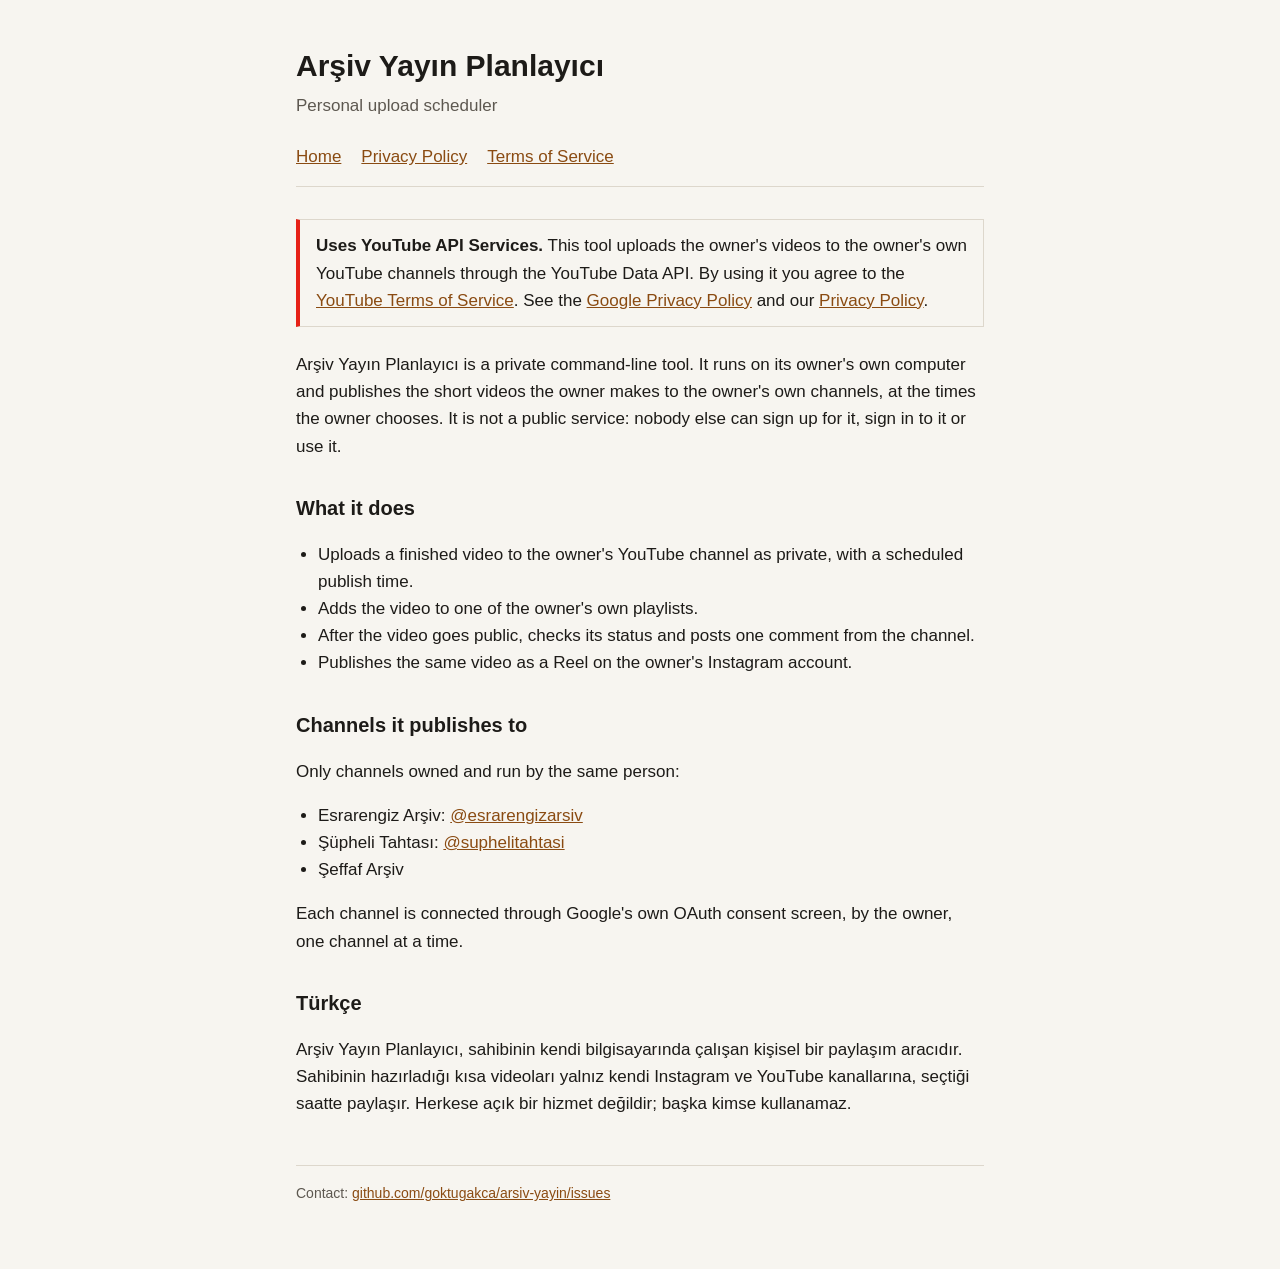
<file: index.html>
<!doctype html>
<html lang="en">
<head>
<meta charset="utf-8">
<meta name="viewport" content="width=device-width, initial-scale=1">
<title>Arşiv Yayın Planlayıcı</title>
<meta name="description" content="A personal tool that schedules the owner's own short videos on the owner's own Instagram and YouTube channels.">
<link rel="stylesheet" href="style.css">
</head>
<body>
<main>
  <h1>Arşiv Yayın Planlayıcı</h1>
  <p class="alt">Personal upload scheduler</p>
  <nav>
    <a href="./">Home</a>
    <a href="privacy.html">Privacy Policy</a>
    <a href="terms.html">Terms of Service</a>
  </nav>

  <section class="yt">
    <strong>Uses YouTube API Services.</strong> This tool uploads the owner's videos to the owner's own YouTube channels through the YouTube Data API.
    By using it you agree to the <a href="https://www.youtube.com/t/terms">YouTube Terms of Service</a>.
    See the <a href="https://policies.google.com/privacy">Google Privacy Policy</a> and our <a href="privacy.html">Privacy Policy</a>.
  </section>

  <p>Arşiv Yayın Planlayıcı is a private command-line tool. It runs on its owner's own computer and publishes the short videos the owner makes to the owner's own channels, at the times the owner chooses. It is not a public service: nobody else can sign up for it, sign in to it or use it.</p>

  <h2>What it does</h2>
  <ul>
    <li>Uploads a finished video to the owner's YouTube channel as private, with a scheduled publish time.</li>
    <li>Adds the video to one of the owner's own playlists.</li>
    <li>After the video goes public, checks its status and posts one comment from the channel.</li>
    <li>Publishes the same video as a Reel on the owner's Instagram account.</li>
  </ul>

  <h2>Channels it publishes to</h2>
  <p>Only channels owned and run by the same person:</p>
  <ul>
    <li>Esrarengiz Arşiv: <a href="https://www.instagram.com/esrarengizarsiv/">@esrarengizarsiv</a></li>
    <li>Şüpheli Tahtası: <a href="https://www.instagram.com/suphelitahtasi/">@suphelitahtasi</a></li>
    <li>Şeffaf Arşiv</li>
  </ul>
  <p>Each channel is connected through Google's own OAuth consent screen, by the owner, one channel at a time.</p>

  <h2>Türkçe</h2>
  <p>Arşiv Yayın Planlayıcı, sahibinin kendi bilgisayarında çalışan kişisel bir paylaşım aracıdır. Sahibinin hazırladığı kısa videoları yalnız kendi Instagram ve YouTube kanallarına, seçtiği saatte paylaşır. Herkese açık bir hizmet değildir; başka kimse kullanamaz.</p>

  <footer>
    Contact: <a href="https://github.com/goktugakca/arsiv-yayin/issues">github.com/goktugakca/arsiv-yayin/issues</a>
  </footer>
</main>
</body>
</html>
</file>
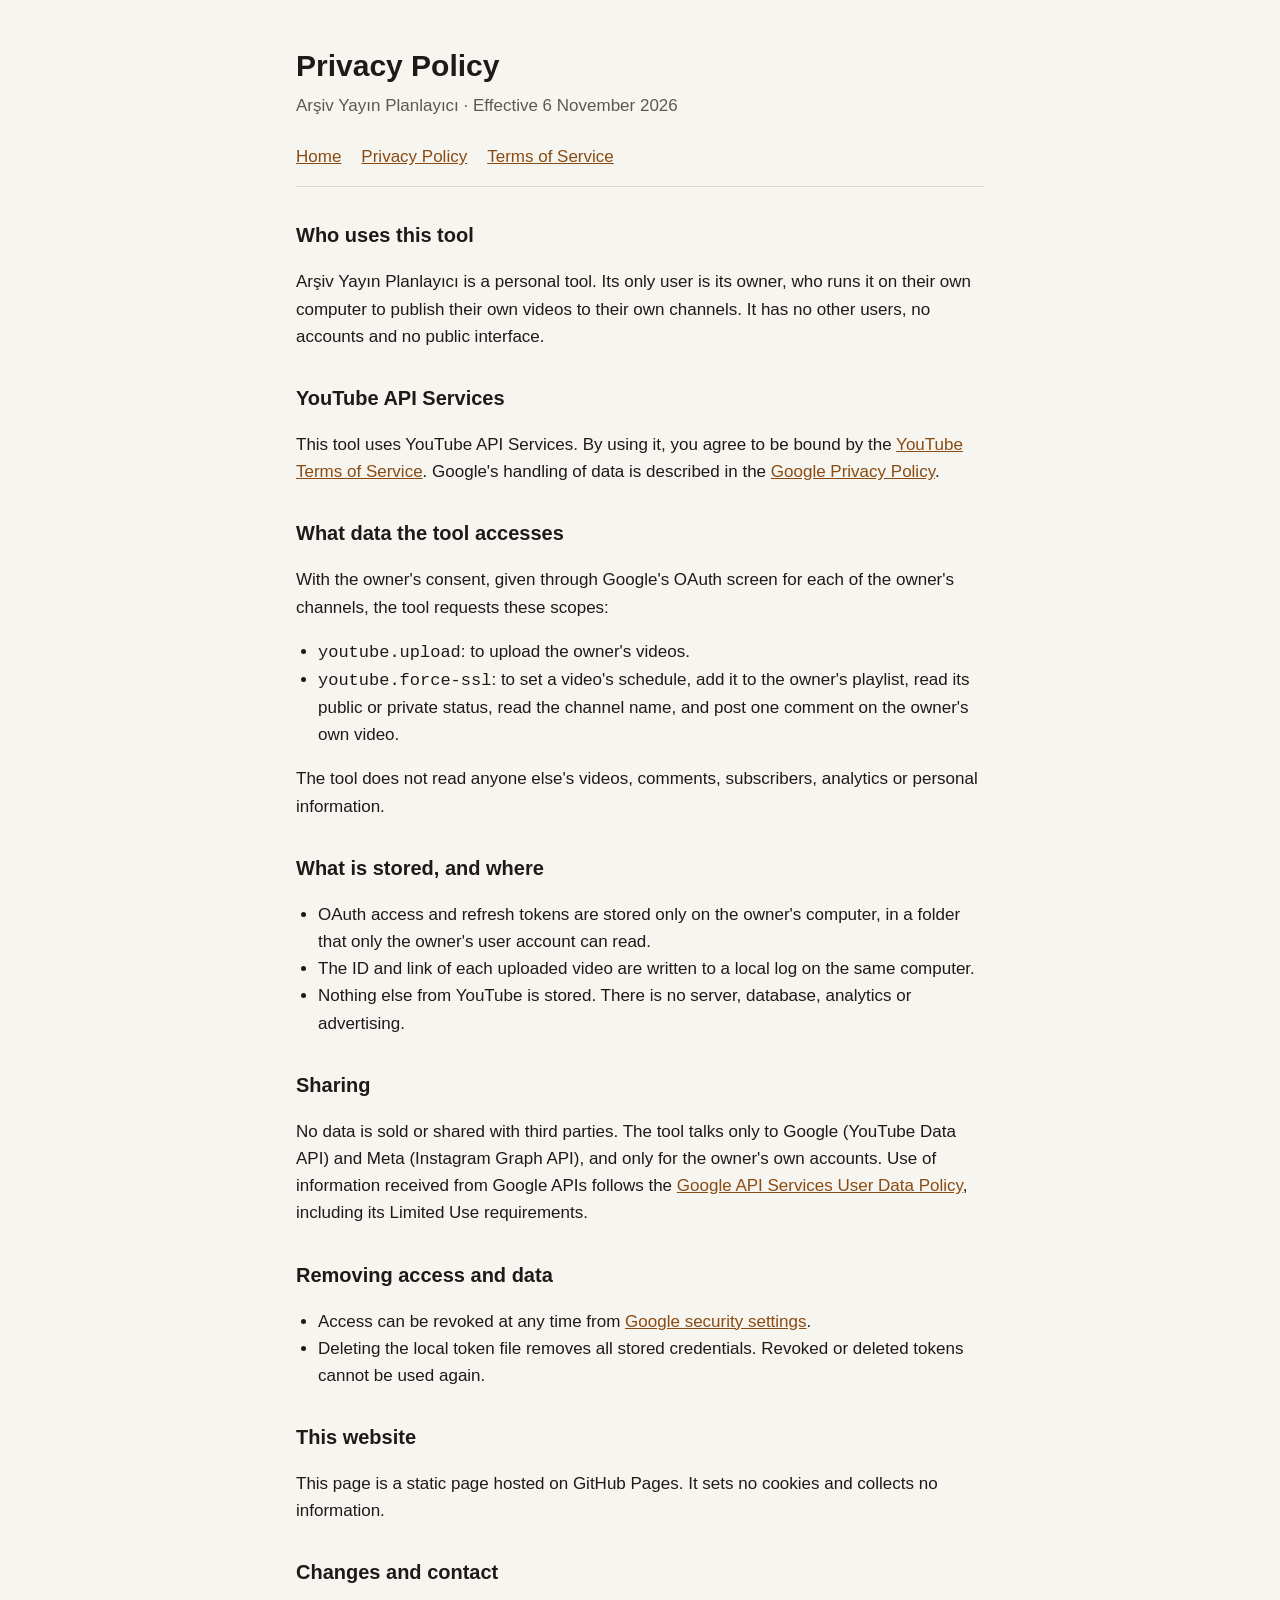
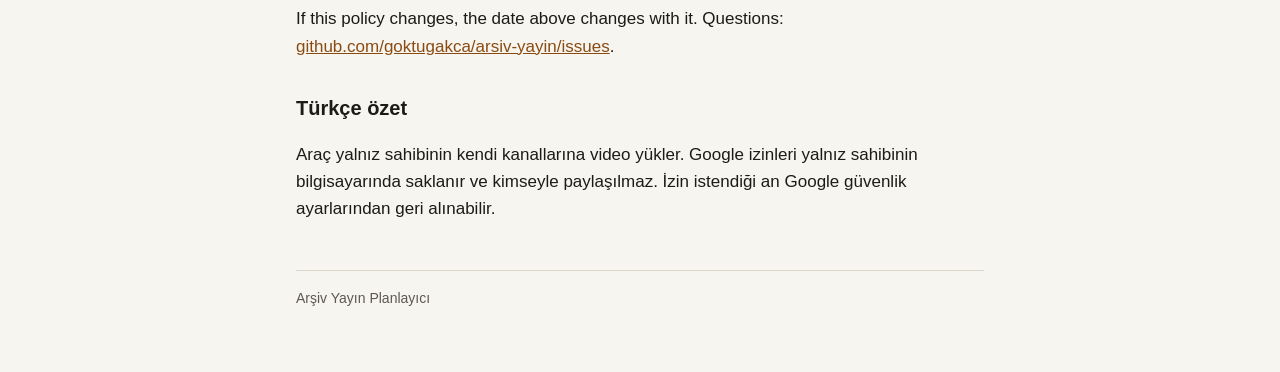
<file: privacy.html>
<!doctype html>
<html lang="en">
<head>
<meta charset="utf-8">
<meta name="viewport" content="width=device-width, initial-scale=1">
<title>Privacy Policy · Arşiv Yayın Planlayıcı</title>
<link rel="stylesheet" href="style.css">
</head>
<body>
<main>
  <h1>Privacy Policy</h1>
  <p class="alt">Arşiv Yayın Planlayıcı · Effective 6 November 2026</p>
  <nav>
    <a href="./">Home</a>
    <a href="privacy.html">Privacy Policy</a>
    <a href="terms.html">Terms of Service</a>
  </nav>

  <h2>Who uses this tool</h2>
  <p>Arşiv Yayın Planlayıcı is a personal tool. Its only user is its owner, who runs it on their own computer to publish their own videos to their own channels. It has no other users, no accounts and no public interface.</p>

  <h2>YouTube API Services</h2>
  <p>This tool uses YouTube API Services. By using it, you agree to be bound by the <a href="https://www.youtube.com/t/terms">YouTube Terms of Service</a>. Google's handling of data is described in the <a href="https://policies.google.com/privacy">Google Privacy Policy</a>.</p>

  <h2>What data the tool accesses</h2>
  <p>With the owner's consent, given through Google's OAuth screen for each of the owner's channels, the tool requests these scopes:</p>
  <ul>
    <li><code>youtube.upload</code>: to upload the owner's videos.</li>
    <li><code>youtube.force-ssl</code>: to set a video's schedule, add it to the owner's playlist, read its public or private status, read the channel name, and post one comment on the owner's own video.</li>
  </ul>
  <p>The tool does not read anyone else's videos, comments, subscribers, analytics or personal information.</p>

  <h2>What is stored, and where</h2>
  <ul>
    <li>OAuth access and refresh tokens are stored only on the owner's computer, in a folder that only the owner's user account can read.</li>
    <li>The ID and link of each uploaded video are written to a local log on the same computer.</li>
    <li>Nothing else from YouTube is stored. There is no server, database, analytics or advertising.</li>
  </ul>

  <h2>Sharing</h2>
  <p>No data is sold or shared with third parties. The tool talks only to Google (YouTube Data API) and Meta (Instagram Graph API), and only for the owner's own accounts. Use of information received from Google APIs follows the <a href="https://developers.google.com/terms/api-services-user-data-policy">Google API Services User Data Policy</a>, including its Limited Use requirements.</p>

  <h2>Removing access and data</h2>
  <ul>
    <li>Access can be revoked at any time from <a href="https://security.google.com/settings/security/permissions">Google security settings</a>.</li>
    <li>Deleting the local token file removes all stored credentials. Revoked or deleted tokens cannot be used again.</li>
  </ul>

  <h2>This website</h2>
  <p>This page is a static page hosted on GitHub Pages. It sets no cookies and collects no information.</p>

  <h2>Changes and contact</h2>
  <p>If this policy changes, the date above changes with it. Questions: <a href="https://github.com/goktugakca/arsiv-yayin/issues">github.com/goktugakca/arsiv-yayin/issues</a>.</p>

  <h2>Türkçe özet</h2>
  <p>Araç yalnız sahibinin kendi kanallarına video yükler. Google izinleri yalnız sahibinin bilgisayarında saklanır ve kimseyle paylaşılmaz. İzin istendiği an Google güvenlik ayarlarından geri alınabilir.</p>

  <footer>Arşiv Yayın Planlayıcı</footer>
</main>
</body>
</html>
</file>
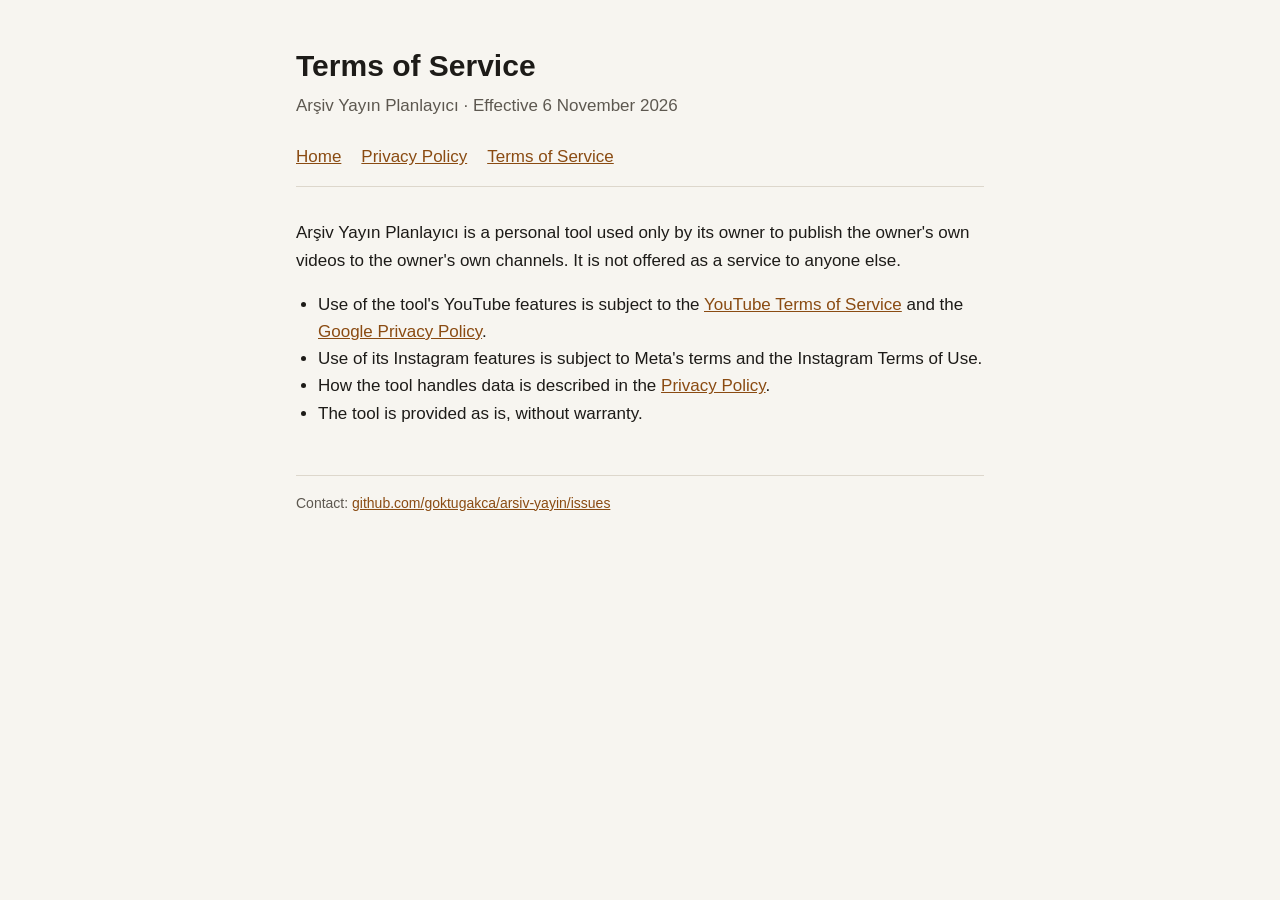
<file: terms.html>
<!doctype html>
<html lang="en">
<head>
<meta charset="utf-8">
<meta name="viewport" content="width=device-width, initial-scale=1">
<title>Terms of Service · Arşiv Yayın Planlayıcı</title>
<link rel="stylesheet" href="style.css">
</head>
<body>
<main>
  <h1>Terms of Service</h1>
  <p class="alt">Arşiv Yayın Planlayıcı · Effective 6 November 2026</p>
  <nav>
    <a href="./">Home</a>
    <a href="privacy.html">Privacy Policy</a>
    <a href="terms.html">Terms of Service</a>
  </nav>

  <p>Arşiv Yayın Planlayıcı is a personal tool used only by its owner to publish the owner's own videos to the owner's own channels. It is not offered as a service to anyone else.</p>
  <ul>
    <li>Use of the tool's YouTube features is subject to the <a href="https://www.youtube.com/t/terms">YouTube Terms of Service</a> and the <a href="https://policies.google.com/privacy">Google Privacy Policy</a>.</li>
    <li>Use of its Instagram features is subject to Meta's terms and the Instagram Terms of Use.</li>
    <li>How the tool handles data is described in the <a href="privacy.html">Privacy Policy</a>.</li>
    <li>The tool is provided as is, without warranty.</li>
  </ul>

  <footer>Contact: <a href="https://github.com/goktugakca/arsiv-yayin/issues">github.com/goktugakca/arsiv-yayin/issues</a></footer>
</main>
</body>
</html>
</file>
<file: style.css>
:root {
  --bg: #f7f5f0;
  --text: #1d1b18;
  --muted: #5d5850;
  --line: #ddd7cc;
  --link: #8a4b12;
}
@media (prefers-color-scheme: dark) {
  :root {
    --bg: #15130f;
    --text: #ece7de;
    --muted: #a69f93;
    --line: #2f2b25;
    --link: #e0a464;
  }
}
* { box-sizing: border-box; }
body {
  margin: 0;
  background: var(--bg);
  color: var(--text);
  font: 17px/1.6 -apple-system, BlinkMacSystemFont, "Segoe UI", Roboto, sans-serif;
}
main { max-width: 720px; margin: 0 auto; padding: 48px 16px 64px; }
h1 { font-size: 30px; line-height: 1.2; margin: 0 0 8px; }
h2 { font-size: 20px; margin: 32px 0 8px; }
p, li { color: var(--text); }
.alt { color: var(--muted); margin-top: 0; }
a { color: var(--link); }
ul { padding-left: 22px; }
nav { display: flex; gap: 20px; flex-wrap: wrap; margin: 24px 0 32px; padding-bottom: 16px; border-bottom: 1px solid var(--line); }
.yt { border: 1px solid var(--line); border-left: 4px solid #e62117; padding: 12px 16px; margin: 0 0 24px; }
footer { margin-top: 48px; padding-top: 16px; border-top: 1px solid var(--line); color: var(--muted); font-size: 14px; }
</file>
